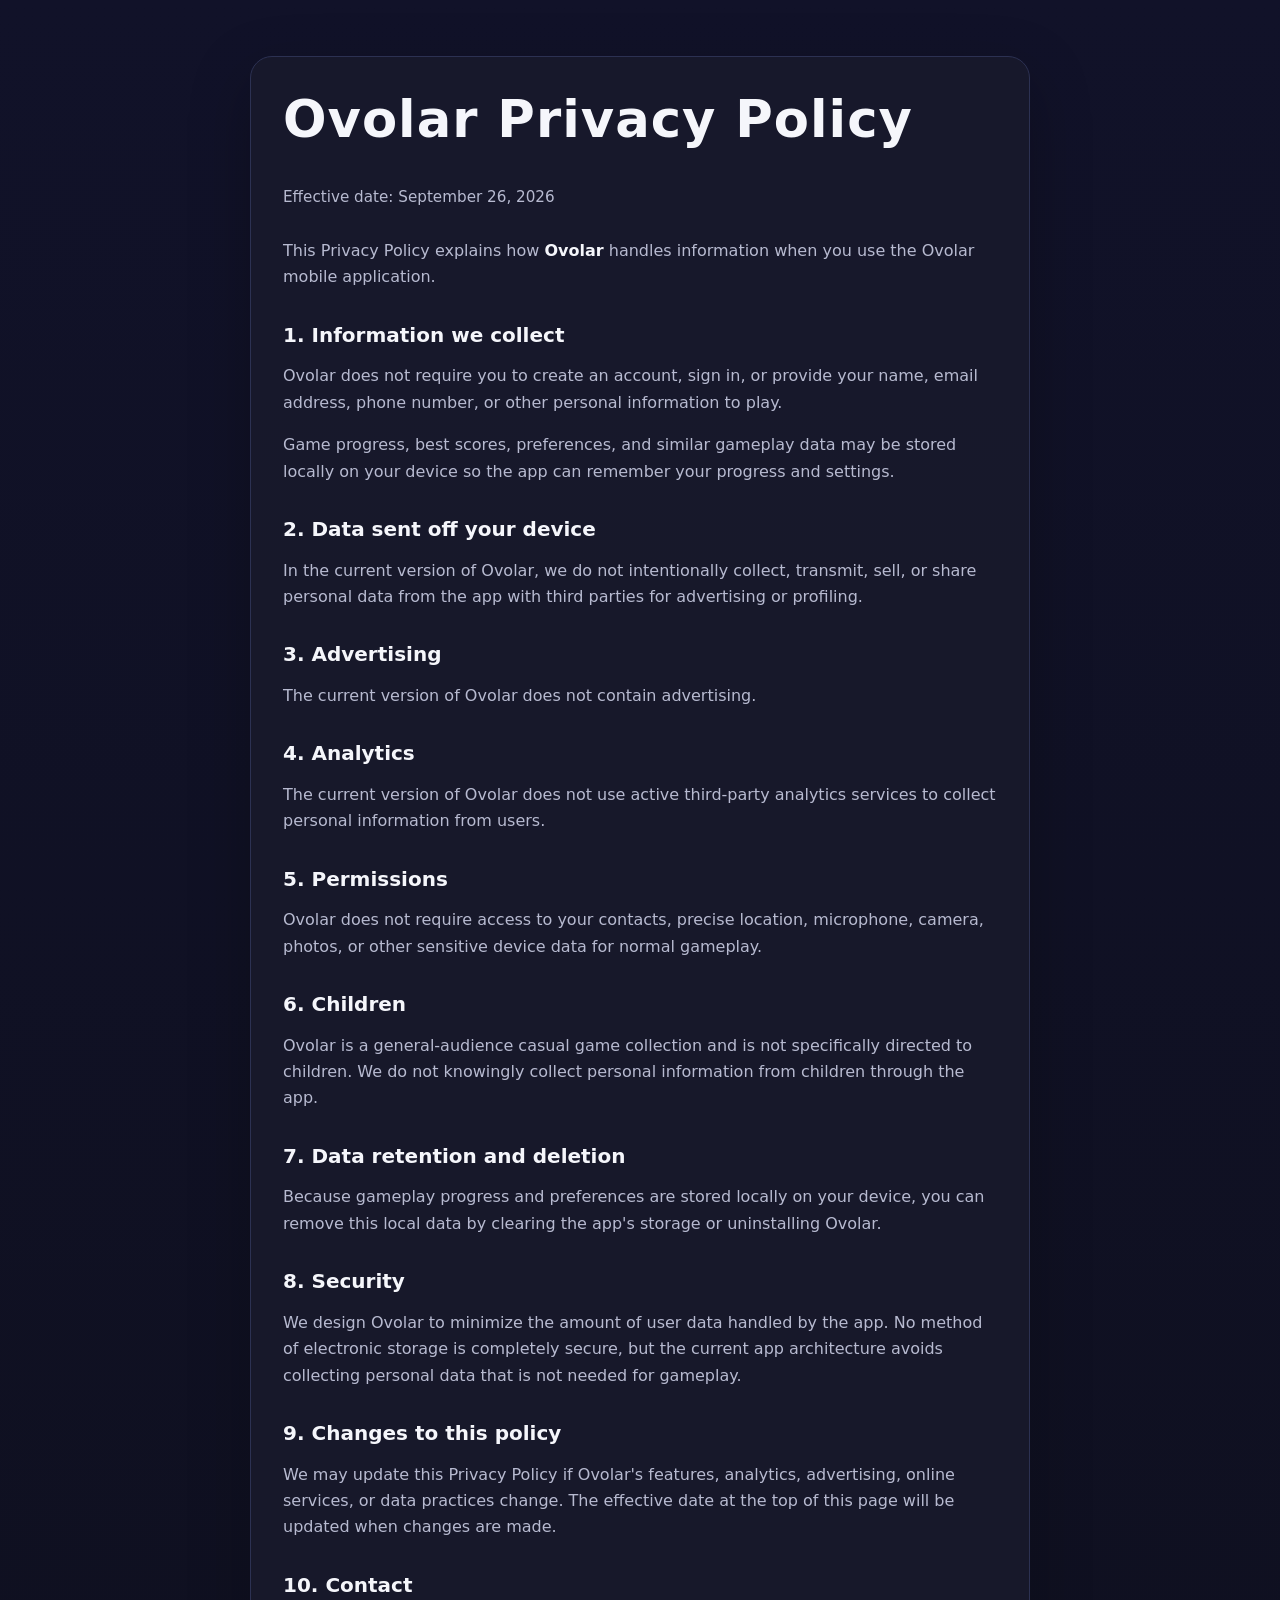
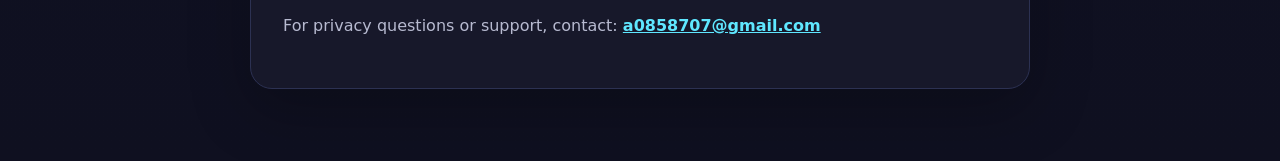
<file: privacy/index.html>
<!doctype html>
<html lang="en">
<head>
  <meta charset="utf-8" />
  <meta name="viewport" content="width=device-width, initial-scale=1" />
  <title>Ovolar Privacy Policy</title>
  <meta name="description" content="Privacy Policy for Ovolar." />
  <style>
    :root { color-scheme: dark; --bg: #0f1020; --card: #17182b; --text: #f5f6fb; --muted: #b7bad0; --accent: #5fe7ff; --border: #2c3152; }
    * { box-sizing: border-box; }
    body { margin: 0; font-family: Inter, ui-sans-serif, system-ui, -apple-system, BlinkMacSystemFont, "Segoe UI", sans-serif; background: linear-gradient(180deg, #111229 0%, var(--bg) 100%); color: var(--text); line-height: 1.65; }
    main { max-width: 820px; margin: 0 auto; padding: 56px 20px 72px; }
    article { background: rgba(23, 24, 43, 0.96); border: 1px solid var(--border); border-radius: 22px; padding: 32px; box-shadow: 0 20px 60px rgba(0,0,0,.25); }
    h1, h2 { line-height: 1.2; }
    h1 { margin-top: 0; font-size: clamp(2rem, 6vw, 3.2rem); letter-spacing: .02em; }
    h2 { margin-top: 2rem; font-size: 1.25rem; }
    p, li { color: var(--muted); }
    strong { color: var(--text); }
    a { color: var(--accent); }
    .meta { margin: -8px 0 28px; color: var(--muted); font-size: .95rem; }
  </style>
</head>
<body>
  <main>
    <article>
      <h1>Ovolar Privacy Policy</h1>
      <div class="meta">Effective date: September 26, 2026</div>

      <p>This Privacy Policy explains how <strong>Ovolar</strong> handles information when you use the Ovolar mobile application.</p>

      <h2>1. Information we collect</h2>
      <p>Ovolar does not require you to create an account, sign in, or provide your name, email address, phone number, or other personal information to play.</p>
      <p>Game progress, best scores, preferences, and similar gameplay data may be stored locally on your device so the app can remember your progress and settings.</p>

      <h2>2. Data sent off your device</h2>
      <p>In the current version of Ovolar, we do not intentionally collect, transmit, sell, or share personal data from the app with third parties for advertising or profiling.</p>

      <h2>3. Advertising</h2>
      <p>The current version of Ovolar does not contain advertising.</p>

      <h2>4. Analytics</h2>
      <p>The current version of Ovolar does not use active third-party analytics services to collect personal information from users.</p>

      <h2>5. Permissions</h2>
      <p>Ovolar does not require access to your contacts, precise location, microphone, camera, photos, or other sensitive device data for normal gameplay.</p>

      <h2>6. Children</h2>
      <p>Ovolar is a general-audience casual game collection and is not specifically directed to children. We do not knowingly collect personal information from children through the app.</p>

      <h2>7. Data retention and deletion</h2>
      <p>Because gameplay progress and preferences are stored locally on your device, you can remove this local data by clearing the app's storage or uninstalling Ovolar.</p>

      <h2>8. Security</h2>
      <p>We design Ovolar to minimize the amount of user data handled by the app. No method of electronic storage is completely secure, but the current app architecture avoids collecting personal data that is not needed for gameplay.</p>

      <h2>9. Changes to this policy</h2>
      <p>We may update this Privacy Policy if Ovolar's features, analytics, advertising, online services, or data practices change. The effective date at the top of this page will be updated when changes are made.</p>

      <h2>10. Contact</h2>
      <p>For privacy questions or support, contact: <strong><a href="mailto:a0858707@gmail.com">a0858707@gmail.com</a></strong></p>
    </article>
  </main>
</body>
</html>
</file>
